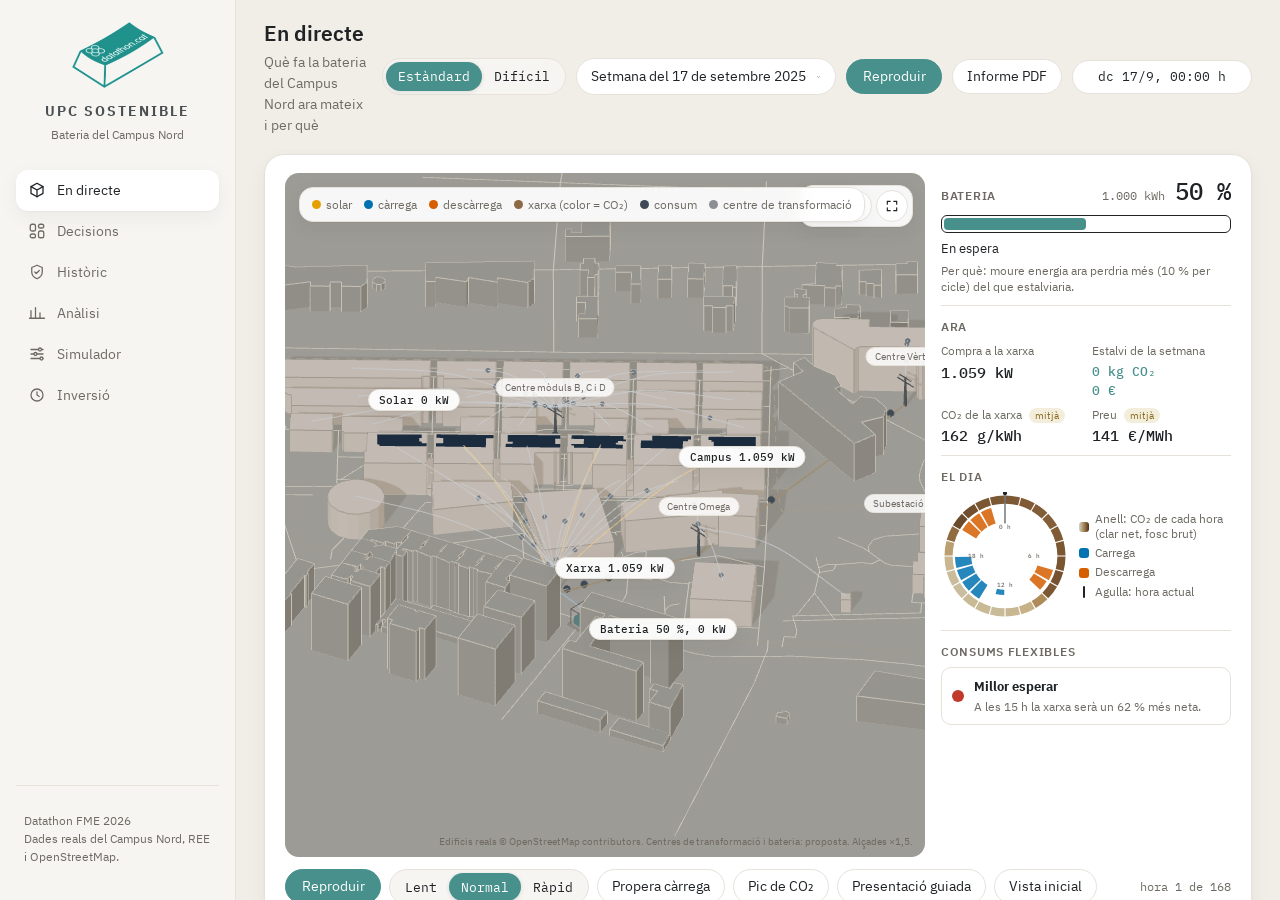
<file: dashboard/index.html>
<!doctype html>
<html lang="ca">
<head>
<meta charset="utf-8">
<meta name="viewport" content="width=device-width, initial-scale=1">
<meta name="color-scheme" content="light only">
<title>Bateria del Campus Nord | UPC Sostenible</title>
<link rel="icon" type="image/png" href="static/logo-datathon.png">
<link rel="stylesheet" href="css/style.css">
<script type="importmap">
  { "imports": { "three": "./vendor/three.module.min.js",
                 "three/addons/controls/OrbitControls.js": "./vendor/OrbitControls.js" } }
</script>
<script src="vendor/d3.min.js"></script>
<script src="data/data.js"></script>
<script src="data/campus.js"></script>
<script src="js/mode.js"></script>
</head>
<body>
<div class="app">

  <aside class="side">
    <div class="logo">
      <img src="static/logo-datathon.png" alt="datathon.cat">
      <div class="team">UPC SOSTENIBLE</div><div class="team-sub">Bateria del Campus Nord</div>
    </div>
    <nav class="nav">
      <button data-view="live" class="on"><svg width="18" height="18" viewBox="0 0 24 24" fill="none" stroke="currentColor" stroke-width="1.7" stroke-linecap="round" stroke-linejoin="round"><path d="M12 3l8 4.5v9L12 21l-8-4.5v-9z"/><path d="M12 12l8-4.5M12 12v9M12 12L4 7.5"/></svg><span>En directe</span></button>
      <button data-view="overview"><svg width="18" height="18" viewBox="0 0 24 24" fill="none" stroke="currentColor" stroke-width="1.7" stroke-linecap="round"><rect x="3" y="3" width="7" height="9" rx="2.5"/><rect x="14" y="3" width="7" height="5" rx="2.5"/><rect x="14" y="12" width="7" height="9" rx="2.5"/><rect x="3" y="16" width="7" height="5" rx="2.5"/></svg><span>Decisions</span></button>
      <button data-view="trust"><svg width="18" height="18" viewBox="0 0 24 24" fill="none" stroke="currentColor" stroke-width="1.7" stroke-linecap="round" stroke-linejoin="round"><path d="M12 3l7 3v6c0 4.5-3 7.5-7 9-4-1.5-7-4.5-7-9V6z"/><path d="M9 12l2 2 4-4"/></svg><span>Històric</span></button>
      <button data-view="strategy"><svg width="18" height="18" viewBox="0 0 24 24" fill="none" stroke="currentColor" stroke-width="1.7" stroke-linecap="round"><path d="M4 19V9M10 19V5M16 19v-7M22 19H2"/></svg><span>Anàlisi</span></button>
      <button data-view="planner"><svg width="18" height="18" viewBox="0 0 24 24" fill="none" stroke="currentColor" stroke-width="1.7" stroke-linecap="round"><path d="M4 6h10M18 6h2M4 12h4M12 12h8M4 18h12M20 18h0"/><circle cx="16" cy="6" r="2"/><circle cx="10" cy="12" r="2"/><circle cx="18" cy="18" r="2"/></svg><span>Simulador</span></button>
      <button data-view="sizing"><svg width="18" height="18" viewBox="0 0 24 24" fill="none" stroke="currentColor" stroke-width="1.7" stroke-linecap="round"><circle cx="12" cy="12" r="8"/><path d="M12 8v4l3 2"/></svg><span>Inversió</span></button>
    </nav>
    <div class="foot">
      <p>Datathon FME 2026<br>Dades reals del Campus Nord, REE i OpenStreetMap.</p>
    </div>
  </aside>

  <div class="main">
    <header class="topbar">
      <div><h1 id="title">Campus en directe</h1><p id="subtitle"></p></div>
      <div class="right">
        <div class="seg modesw" id="modesw" role="group" aria-label="Mode del repte">
          <button data-challenge="estandard" title="Bateria de 2.000 kWh i ±500 kW, 24 h de mercat">Estàndard</button>
          <button data-challenge="dificil" title="Bateria de 6.000 kWh i ±1.500 kW, solar ×12, 3 h de mercat">Difícil</button>
        </div>
        <div class="wkpick" id="wkpick">
          <select id="week" aria-hidden="true" tabindex="-1"></select>
          <button class="wk-btn" aria-haspopup="listbox" aria-expanded="false" aria-label="Setmana que es mostra"><span id="wk-label"></span>
            <svg width="12" height="12" viewBox="0 0 24 24" fill="none" stroke="currentColor" stroke-width="2.5" stroke-linecap="round"><path d="M6 9l6 6 6-6"/></svg></button>
          <ul class="wk-list" role="listbox" hidden></ul>
        </div>
        <button class="primary top-play" data-act="play">Reproduir</button>
        <button data-act="report">Informe PDF</button>
        <span class="chip num" id="chip-time"></span>
      </div>
    </header>

    <div class="views">

      <!-- 1. visio general -->
      <section class="view" id="v-overview">
        <div class="grid" id="kpis"></div>
        <div class="card decisions-card" style="margin-top:16px">
          <div class="head"><div><h2>Decisions</h2>
            <div class="sub">Cada indicador es calcula per a la setmana triada a dalt; el gràfic petit compara les 11 setmanes (la triada, en verd)</div></div></div>
          <div class="dgrid" id="decisions"></div>
        </div>
      </section>

      <!-- 2. campus en directe -->
      <section class="view on" id="v-live">
        <div class="card live-card">
          <div class="live-row">
          <div class="stage" id="stage-big">
            <div class="overlay hud-live">
              <div class="hud-top">
                <span class="hud-week"><button data-act="wk-prev" aria-label="Setmana anterior">‹</button><span class="num" data-wklabel>-</span><button data-act="wk-next" aria-label="Setmana següent">›</button></span>
                <span class="num hud-clock" data-clock>-</span>
                <button class="icon-btn" data-act="restart" aria-label="Tornar a començar la setmana" title="Tornar a començar la setmana"><svg width="12" height="12" viewBox="0 0 24 24" fill="none" stroke="currentColor" stroke-width="2" stroke-linecap="round" stroke-linejoin="round"><path d="M3 12a9 9 0 1 0 3-6.7"/><path d="M3 3v6h6"/></svg></button>
                <button class="primary" data-act="play">Reproduir</button>
                <span class="seg"><button data-speed="0.4">Lent</button><button data-speed="1.2" class="on">Normal</button><button data-speed="4">Ràpid</button></span>
                <button class="icon-btn" data-act="hud-min" aria-label="Amagar les xifres" title="Amagar o mostrar les xifres">–</button>
              </div>
              <div class="hud-scrub"><input type="range" data-scrub min="0" max="167" value="0" aria-label="Hora de la setmana"><span class="num" data-scrub-label></span></div>
              <div class="hud-grid">
                <div><span>Bateria</span><b class="num" data-soc>-</b><em data-mode></em></div>
                <div><span>Compra a la xarxa</span><b class="num" data-grid>-</b></div>
                <div><span>CO₂ de la xarxa</span><b class="num" data-co2>-</b></div>
                <div><span>Preu</span><b class="num" data-price>-</b></div>
                <div><span>Estalviat la setmana</span><b class="num good" data-saved>-</b></div>
              </div>
              <div class="hud-why" data-why>-</div>
            </div>
            <div class="overlay maptools">
              <button data-act="zoom-in" aria-label="Apropar">+</button><button data-act="zoom-out" aria-label="Allunyar">−</button>
              <button data-act="full" aria-label="Pantalla completa"><svg width="14" height="14" viewBox="0 0 24 24" fill="none" stroke="currentColor" stroke-width="2" stroke-linecap="round"><path d="M4 9V4h5M20 9V4h-5M4 15v5h5M20 15v5h-5"/></svg></button>
            </div>
            <div class="overlay legend3d"><span><i style="background:var(--dt-solar)"></i>solar</span><span><i style="background:var(--dt-charge)"></i>càrrega</span>
              <span><i style="background:var(--dt-discharge)"></i>descàrrega</span><span><i style="background:#8C6A45"></i>xarxa (color = CO₂)</span><span><i style="background:#3E4A56"></i>consum</span><span><i style="background:#8B8F93"></i>centre de transformació</span></div>
            <div class="overlay caption" id="caption"></div>
          </div>
          <aside class="now" aria-live="polite">
            <section class="now-sec batt" id="batt">
              <div class="sec-h"><h3>Bateria</h3><span class="batt-right"><span class="num batt-kwh"></span><b class="num" data-soc>-</b></span></div>
              <div class="batt-body"><div class="batt-fill"></div></div>
              <div class="batt-line"><span class="batt-state"></span></div>
              <p class="batt-why" id="batt-why"></p>
            </section>
            <section class="now-sec">
              <div class="sec-h"><h3>Ara</h3></div>
              <div class="now-stats">
                <div><span>Compra a la xarxa</span><b class="num" data-grid>-</b></div>
                <div><span>Estalvi de la setmana</span><b class="num good" data-saved>-</b></div>
                <div><span>CO₂ de la xarxa <em class="lvl" id="lvl-co2"></em></span><b class="num" data-co2>-</b></div>
                <div><span>Preu <em class="lvl" id="lvl-price"></em></span><b class="num" data-price>-</b></div>
              </div>
            </section>
            <section class="now-sec">
              <div class="sec-h"><h3>El dia</h3></div>
              <div class="day-row">
                <svg class="clock24" id="clock24" viewBox="0 0 220 220" role="img" aria-label="El dia en un rellotge: CO₂ de la xarxa a fora i què fa la bateria a dins"></svg>
                <ul class="clock-key">
                  <li><i class="k-co2"></i>Anell: CO₂ de cada hora (clar net, fosc brut)</li>
                  <li><i style="background:var(--dt-charge)"></i>Carrega</li>
                  <li><i style="background:var(--dt-discharge)"></i>Descarrega</li>
                  <li><i class="k-hand"></i>Agulla: hora actual</li>
                </ul>
              </div>
            </section>
            <section class="now-sec">
              <div class="sec-h"><h3>Consums flexibles</h3></div>
              <div class="signal" id="signal"><i></i><div><b></b><p></p></div></div>
            </section>
          </aside>
          </div>
          <div class="player" data-player></div>
          <svg class="strip" id="strip"></svg>
          <div class="legend"><span>CO₂ de la xarxa: net<svg class="ramp" id="ramp"></svg>brut</span>
            <span><i style="background:var(--dt-charge)"></i>càrrega</span><span><i style="background:var(--dt-discharge)"></i>descàrrega</span>
            <span>Clic a la bateria, la xarxa, les plaques o un edifici per veure'n les dades a sota. Clic o arrossega la franja per moure't. Espai per reproduir, + i − o la roda per fer zoom on hi ha el ratolí, botó dret per desplaçar, 0 per a la vista inicial, P per a la presentació guiada</span></div>
        </div>
        <div class="card" style="margin-top:16px">
          <div class="head"><div><h2 id="live-title">Compra a la xarxa i CO₂</h2>
            <div class="sub">Les últimes 48 hores i el pla de les 24 següents, al ritme de la reproducció. Cliqueu un element del 3D per canviar què es mostra.</div></div>
            <button data-act="open-explorer">Analitzar a l'històric</button></div>
          <div class="legend live-legend" id="live-legend"></div>
          <div class="chart" id="live-chart"></div>
        </div>
              <div class="grid" style="margin-top:16px">
          <div class="card s8">
            <div class="head"><div><h2>Pla de les properes 24 hores</h2>
              <div class="sub">Què farà la bateria a partir d'ara (barres), amb el CO₂ de la xarxa (franja de dalt), el preu (línia), com de segura és cada decisió i com es carrega (a baix)</div></div>
              <button data-act="csv">Descarregar CSV</button></div>
            <div class="plan-sum" id="plan-sum"></div>
            <div class="chart" id="c-plan"></div><div class="stats" id="plan-take"></div>
          </div>
          <div class="card s4">
            <h2>Avisos de la setmana</h2><div class="sub">Clica un avís per anar a aquella hora</div>
            <div class="events" id="events"></div>
          </div>
        </div>
      </section>

      <!-- 3. estrategia -->
      <section class="view" id="v-strategy">
        <div class="grid">
          <div class="card s5"><h2>CO₂ evitat per estratègia</h2><div class="sub">Tones de CO₂ i euros estalviats per any amb cada manera de controlar la bateria</div><div class="chart" id="c-strategy"></div></div>
          <div class="card s7"><h2>Què fa a cada hora del dia</h2><div class="sub">Bateria, CO₂ i preu amb el mateix eix horari</div><div class="chart" id="c-profile"></div></div>
          <div class="card s12"><div class="head"><div><h2>Per què no n'hi ha prou amb un horari fix</h2>
            <div class="sub">CO₂ de la xarxa (g/kWh) a cada hora del dia en diagrames de caixa de Tukey, amb els 77 dies de validació. La caixa conté
            la meitat central dels dies, la línia és la mediana i els punts són dies atípics. Si les osques de dues hores no se solapen, les seves medianes són diferents de debò. Color: <span style="color:#0072B2">la bateria carrega</span>,
            <span style="color:#D55E00">descarrega</span> o gris si gairebé no fa res.</div></div></div>
            <div class="chart" id="c-box"></div><div class="stats" id="box-take"></div></div>
          <div class="card s6"><h2>Quan compensa més la bateria</h2>
            <div class="sub">Cada punt és un dia: diferència entre l'hora més bruta i la més neta de la xarxa, i CO₂ evitat.
            La recta és la recta resistent de Tukey (medianes de tres grups), que no es deixa enganyar pels dies extrems.</div>
            <div class="chart" id="c-scatter"></div><div class="stats" id="scatter-take"></div></div>
          <div class="card s6"><h2>Què depèn de l'hora i què del dia</h2>
            <div class="sub">Polit de medianes de Tukey sobre la taula dia × hora del CO₂ de la xarxa (77 dies): separa l'efecte
            de l'hora (a dalt) del nivell de cada dia (a baix), en g/kWh respecte del nivell típic.</div>
            <div class="chart" id="c-polish"></div><div class="stats" id="polish-take"></div></div>
          <div class="card s12"><h2>Cada hora de cada dia de validació</h2><div class="sub">Blau és càrrega i vermelló descàrrega. El patró es repeteix tot l'any</div><div class="chart" id="c-heat"></div></div>
        </div>
      </section>

      <!-- planificador -->
      <section class="view" id="v-planner">
        <div class="grid">
          <div class="card s4">
            <div class="head"><div><h2>Escenari</h2><div class="sub">Canvia les condicions de les properes 24 hores</div></div>
              <button id="pl-reset">Restablir</button></div>
            <div class="ctrl"><div class="l">Preu de l'electricitat: <b class="num" id="pl-price-v"></b></div><input type="range" id="pl-price" min="-50" max="50" step="5"></div>
            <div class="ctrl"><div class="l">CO₂ de la xarxa: <b class="num" id="pl-co2-v"></b></div><input type="range" id="pl-co2" min="-50" max="50" step="5"></div>
            <div class="ctrl"><div class="l">Reserva mínima per a emergències: <b class="num" id="pl-reserve-v"></b></div><input type="range" id="pl-reserve" min="0" max="60" step="5"></div>
            <div class="ctrl"><div class="l">Potència màxima de l'inversor: <b class="num" id="pl-power-v"></b></div><input type="range" id="pl-power" min="100" max="500" step="50"></div>
            <div class="ctrl"><div class="l">Prioritat: <b class="num" id="pl-weight-v"></b></div><input type="range" id="pl-weight" min="0" max="100" step="10"></div>
            <p class="note">El pla es recalcula al moment amb programació dinàmica (nivells de <span id="pl-step">10</span> kWh), des de l'hora triada al panell de dalt.</p>
          </div>
          <div class="card s8">
            <h2>Pla de l'escenari comparat amb el pla actual</h2>
            <div class="sub">Barres plenes: pla amb l'escenari. Contorn discontinu: pla actual de la bateria. A sota, la càrrega (verd: escenari, gris: actual).</div>
            <div class="plan-sum" id="pl-kpis"></div>
            <div class="chart" id="c-planner"></div>
          </div>
        </div>
      </section>

      <!-- 4. mida -->
      <section class="view" id="v-sizing">
        <div class="grid">
          <div class="card s4">
            <h2>Configuració</h2><div class="sub">Tria i mira com canvia tot</div>
            <div class="ctrl"><div class="l">Capacitat (kWh)</div><div class="seg" id="b-cap"></div></div>
            <div class="ctrl"><div class="l">Potència de l'inversor (kW)</div><div class="seg" id="b-pow"></div></div>
            <div class="ctrl"><div class="l">Cost instal·lat: <b class="num" id="cost-v"></b> €/kWh (hipòtesi)</div>
              <input type="range" id="cost" min="150" max="600" step="25" value="350"></div>
            <div class="rows" id="size-kpis"></div>
          </div>
          <div class="card s8"><h2>Més capacitat ajuda fins a unes 4 hores de potència</h2><div class="sub">CO₂ evitat per any segons la capacitat; cada línia és una potència</div><div class="chart" id="c-size"></div></div>
          <div class="card s12"><h2>Inversió i retorn</h2><div class="sub">Amb la potència triada, vida útil suposada de 15 anys</div><table class="t" id="t-size"></table></div>
        </div>
      </section>

      <!-- 5. fiabilitat -->
      <section class="view" id="v-trust">
        <div class="grid">
          <div class="card s12" id="explorer">
            <div class="head"><div><h2>Explorador de dades</h2>
              <div class="sub">La simulació de la bateria (11 setmanes) o les dades amb què s'ha fet el model (tot l'any). Trieu què voleu veure, arrossegueu a la franja de baix per triar el període; a la simulació, un clic us porta a aquella hora al 3D.</div></div>
              <div class="ex-tools"><span class="seg"><button data-ds="sim" class="on">Simulació</button><button data-ds="train">Dades d'entrenament</button></span><span class="seg"><button data-res="d" class="on">Per dies</button><button data-res="h">Per hores</button></span>
                <button data-ex-reset>Tot el període</button></div></div>
            <div class="ex-series" id="ex-series"></div>
            <div class="chart" id="ex-chart"></div>
            <div class="stats" id="ex-stats"></div>
          </div>
          <div class="card s12"><div class="head"><div><h2>Setmana a setmana</h2>
            <div class="sub">Les 11 setmanes de validació simulades seguides, com el simulador oficial (la bateria passa la càrrega d'una setmana a la següent). "De l'òptim": part del màxim que es podria estalviar coneixent el futur. Clica una setmana per obrir-la al 3D.</div></div>
            <button data-act="csv-weeks">Descarregar CSV</button></div>
            <table class="t perf" id="t-weeks"></table><div class="stats" id="weeks-take"></div></div>
  <div class="card s12">
            <div class="head"><div><h2>Què guanya el campus amb la bateria</h2>
              <div class="sub">Quant més o menys compra el campus a la xarxa cada hora per tenir la bateria (setmana triada). Color: CO₂ de la xarxa aquella hora, clar net i fosc brut. A sota, el CO₂ evitat acumulat</div></div></div>
            <div class="chart" id="c-counter"></div><div class="stats" id="counter-take"></div>
          </div>
          <div class="card s12">
            <h2>Calendari d'estalvi</h2><div class="sub">CO₂ evitat cada dia de les 11 setmanes de validació (més fosc, més estalvi). Clica un dia per veure'l al campus en 3D.</div>
            <div class="chart" id="c-calendar"></div>
          </div>
          <div class="card s6"><h2>Si les previsions fallen</h2><div class="sub">Part de l'estalvi (CO₂ i factura) que es conserva si les previsions de preu i CO₂ tenen error</div><div class="chart" id="c-robust"></div></div>
          <div class="card s6"><h2>Historial de rendiment</h2>
            <div class="sub">Cada cop que s'actualitza el control o les dades s'hi afegeix una línia, per seguir si el sistema millora o empitjora amb el temps.</div>
            <div class="tscroll"><table class="t" id="t-history"></table></div>
            <p class="note">Per afegir-ne una: <code>python scripts/build_dashboard_data.py</code></p></div>
          <div class="card s12"><h2>Supòsits i qualitat de les dades</h2>
            <ul class="list">
              <li><b>Previsions.</b> El preu i el CO₂ de les properes 24 h es coneixen, com al repte. El consum i la solar futurs no.</li>
              <li><b>Anualització.</b> Les xifres per any multipliquen les 11 setmanes de validació per 8.760 / 1.848 hores.</li>
              <li><b>Bateria.</b> 90 % de rendiment i sense degradació, com el simulador oficial.</li>
              <li><b>Ubicació.</b> Els edificis i les plaques solars són reals. La bateria, l'escomesa i els centres de transformació són una proposta, perquè la seva posició real no és pública.</li>
              <li id="meter-note"><b>Comptador.</b> De les 22 h a les 6 h el comptador del campus repeteix el mateix valor cada 5 minuts:
                el consum real de nit no queda registrat. Les xifres de nit fan servir aquest valor.</li>
              <li><b>Inversió.</b> El cost per kWh és una hipòtesi editable; no inclou manteniment ni subvencions.</li>
            </ul></div>
        </div>
      </section>
    </div>
  </div>
</div>
<div id="tip"></div>
<script src="js/charts.js"></script>
<script src="js/planner.js"></script>
<script src="js/explorer.js"></script>
<script src="js/report.js"></script>
<script type="module" src="js/main.js"></script>
</body>
</html>
</file>
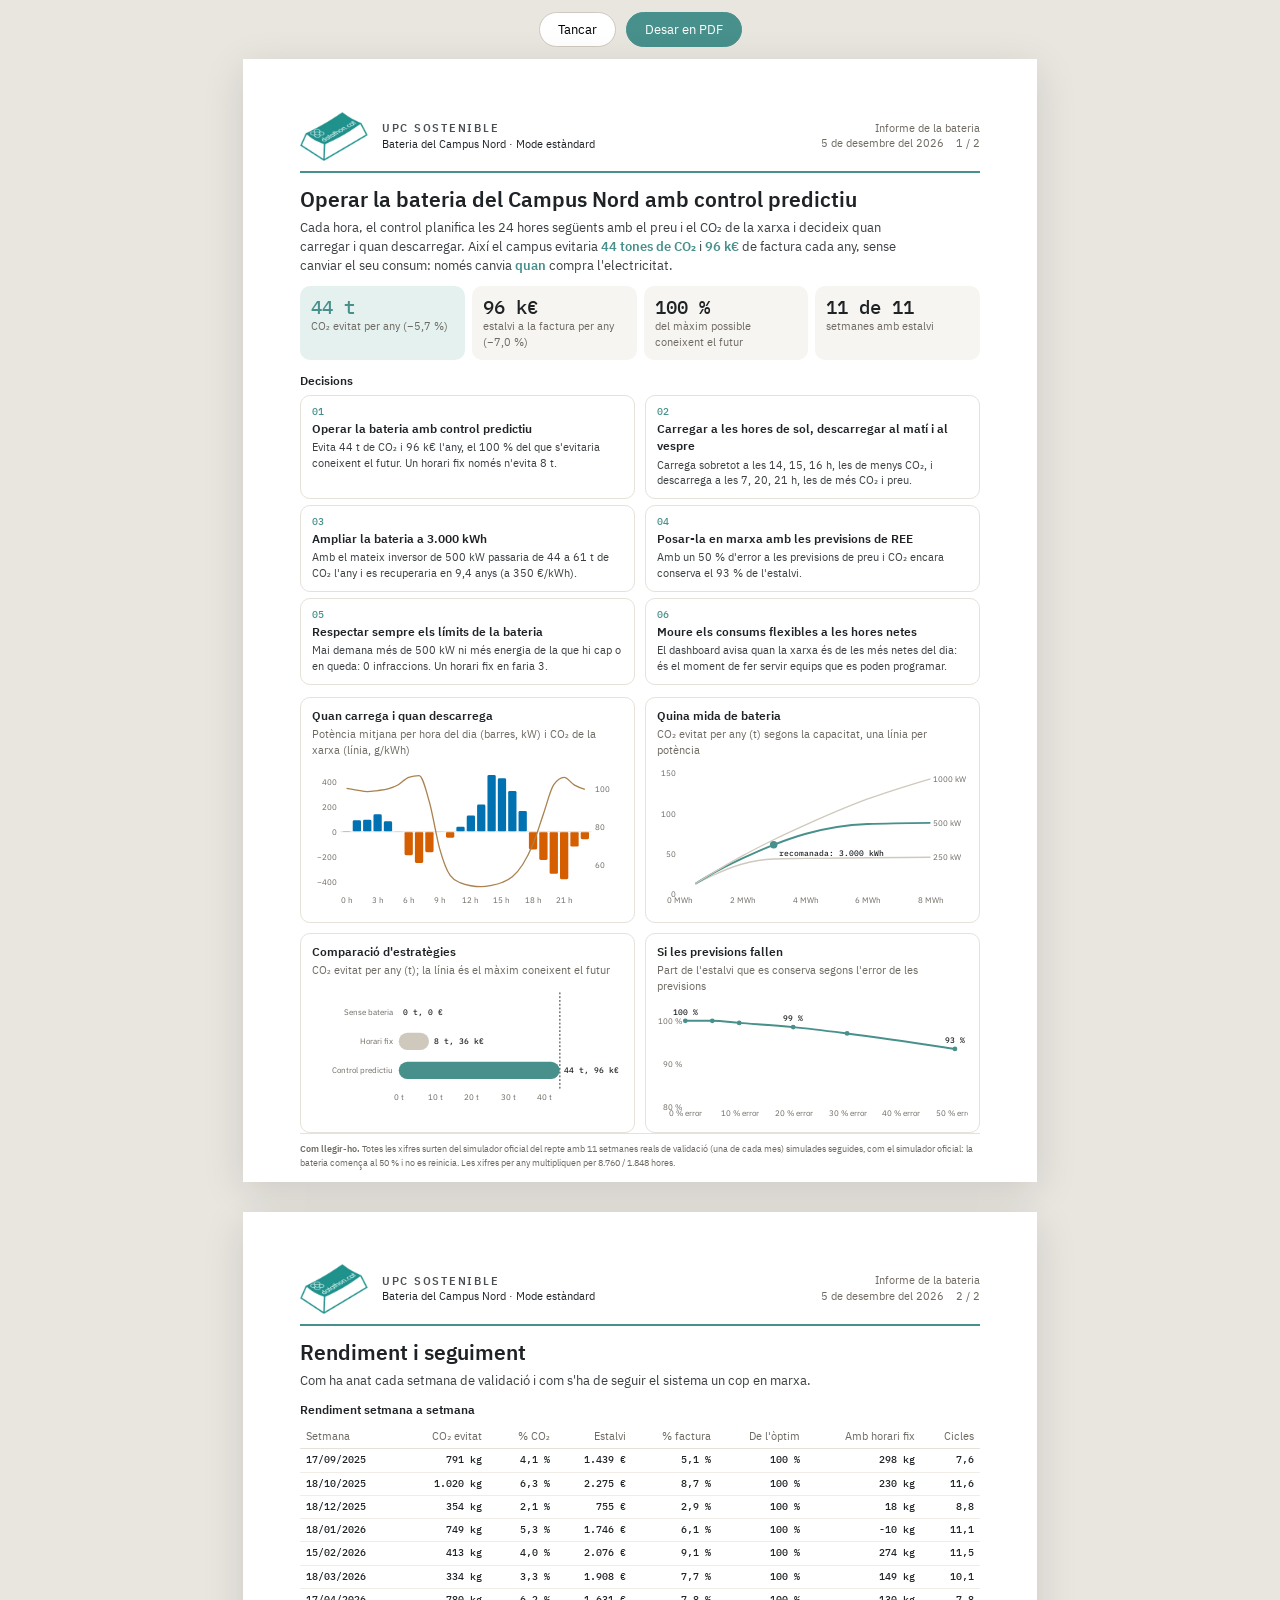
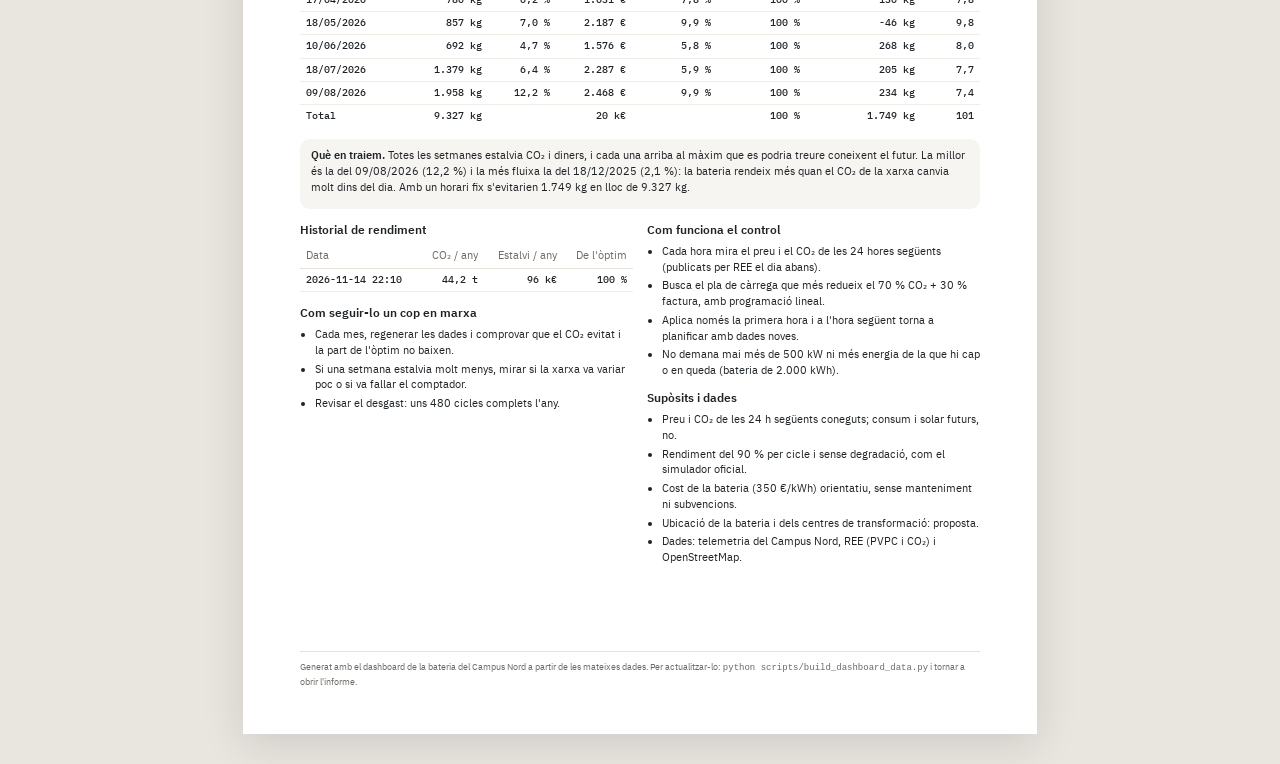
<file: dashboard/report.html>
<!doctype html>
<html lang="ca">
<head>
<meta charset="utf-8">
<meta name="color-scheme" content="light only">
<title>Informe | Bateria del Campus Nord</title>
<link rel="icon" type="image/png" href="static/logo-datathon.png">
<style>
  @font-face { font-family: "Plex Sans"; src: url(fonts/IBMPlexSans-Regular.woff2) format("woff2"); font-weight: 400; }
  @font-face { font-family: "Plex Sans"; src: url(fonts/IBMPlexSans-SemiBold.woff2) format("woff2"); font-weight: 600; }
  @font-face { font-family: "Plex Mono"; src: url(fonts/IBMPlexMono-Medium.woff2) format("woff2"); font-weight: 500; }
  :root { --dt-ink: #1F2326; --dt-muted: #6E6A63; --dt-line: #E6E2DA; --dt-soft: #F7F5F1; --dt-accent: #47908B; --dt-accent-soft: #E4F1EF;
          --dt-charge: #0072B2; --dt-discharge: #D55E00; --dt-co2: #A9824F; }
  * { box-sizing: border-box; }
  body { margin: 0; background: #E9E6E0; font: 10.5px/1.5 "Plex Sans", system-ui, sans-serif; color: var(--dt-ink); }
  .bar { position: sticky; top: 0; display: flex; gap: 10px; justify-content: center; padding: 12px; background: #E9E6E0; }
  .bar button { font: 13px "Plex Sans", sans-serif; border-radius: 999px; padding: 8px 18px; border: 1px solid #CFC9BD; background: #fff; cursor: pointer; }
  .bar button.primary { background: var(--dt-accent); color: #fff; border-color: var(--dt-accent); }
  .sheet { width: 210mm; height: 297mm; margin: 0 auto 30px; page-break-after: always; background: #fff; padding: 14mm 15mm 12mm; position: relative;
           box-shadow: 0 10px 40px rgba(0,0,0,.12); overflow: hidden; display: flex; flex-direction: column; }
  header { display: flex; align-items: center; gap: 14px; padding-bottom: 10px; border-bottom: 2px solid var(--dt-accent); }
  header img { width: 68px; }
  header .team { font-weight: 600; letter-spacing: .16em; color: #4A4F54; font-size: 11px; }
  header .meta { margin-left: auto; text-align: right; color: var(--dt-muted); }
  h1 { font-size: 21px; line-height: 1.2; margin: 14px 0 6px; font-weight: 600; }
  .lead { font-size: 12.5px; color: #3B3F42; margin: 0 0 12px; max-width: 165mm; }
  .lead b { color: var(--dt-accent); }
  .kpis { display: grid; grid-template-columns: repeat(4, 1fr); gap: 7px; margin-bottom: 12px; }
  .kpi { background: var(--dt-soft); border-radius: 10px; padding: 9px 11px; color: var(--dt-muted); }
  .kpi b { display: block; font: 500 19px "Plex Mono", monospace; color: var(--dt-ink); }
  .kpi.main { background: var(--dt-accent-soft); } .kpi.main b { color: var(--dt-accent); }
  h2 { font-size: 11.5px; margin: 0 0 6px; text-transform: none; }
  .recs { display: grid; grid-template-columns: 1fr 1fr; gap: 6px 10px; margin-bottom: 12px; }
  .rec { border: 1px solid var(--dt-line); border-radius: 10px; padding: 9px 11px; }
  .rec .n { font: 500 10px "Plex Mono", monospace; color: var(--dt-accent); }
  .rec b { display: block; font-size: 11.5px; margin: 2px 0 3px; }
  .rec p { margin: 0; color: #3B3F42; }
  .charts { display: grid; grid-template-columns: 1fr 1fr; gap: 10px; }
  .chart { border: 1px solid var(--dt-line); border-radius: 10px; padding: 9px 11px 6px; }
  .chart .s { color: var(--dt-muted); margin: -3px 0 4px; }
  .chart text { font: 8.5px "Plex Sans", sans-serif; fill: var(--dt-muted); }
  .chart .lab { fill: var(--dt-ink); font-family: "Plex Mono", monospace; }
  .foot { margin-top: auto; padding-top: 8px; border-top: 1px solid var(--dt-line); color: var(--dt-muted); font-size: 9px; display: flex; gap: 12px; }
  .foot p { margin: 0; flex: 1; }
  table { width: 100%; border-collapse: collapse; margin-bottom: 12px; }
  th { text-align: right; font-weight: 400; color: var(--dt-muted); padding: 4px 6px; border-bottom: 1px solid var(--dt-line); }
  td { text-align: right; padding: 4px 6px; border-bottom: 1px solid #F0EDE7; font-family: "Plex Mono", monospace; font-size: 9.5px; }
  th:first-child, td:first-child { text-align: left; }
  tfoot td { font-weight: 500; border-top: 1px solid var(--dt-line); border-bottom: 0; }
  .cols { display: grid; grid-template-columns: 1fr 1fr; gap: 14px; }
  .box { background: var(--dt-soft); border-radius: 10px; padding: 9px 11px; margin-bottom: 12px; }
  .box p { margin: 0 0 4px; } ul { margin: 0; padding-left: 15px; } li { margin-bottom: 3px; }
  .page { margin-left: 12px; white-space: nowrap; }
  @page { size: A4; margin: 0; }
  @media print { body { background: #fff; } .bar { display: none; } .sheet { margin: 0; box-shadow: none; } }
</style>
<script src="vendor/d3.min.js"></script>
<script src="data/data.js"></script>
<script src="js/mode.js"></script>
</head>
<body>
<div class="bar"><button onclick="window.close()">Tancar</button><button class="primary" onclick="window.print()">Desar en PDF</button></div>
<div class="sheet" id="p1"></div>
<div class="sheet" id="p2"></div>
<script>
  // l'informe es genera amb les mateixes dades i càlculs que el dashboard
  const D = window.DATA, yr = D.yearly, st = D.strategies, rob = D.robustness, W = D.weekly, P = D.profile, M = window.MODE;
  const f = (x, d = 0) => x.toLocaleString("ca-ES", { minimumFractionDigits: d, maximumFractionDigits: d });
  const eur = x => (Math.abs(x) >= 10000 ? f(x / 1000) + " k€" : f(x) + " €");
  const tons = s => s.co2_pct / yr.co2_pct * yr.co2_t_year;
  const sz = D.sizing.filter(s => s.power_kw === M.power_kw).map(s => ({ ...s, payback: s.capacity_kwh * 350 / s.eur_year }));
  const cur = sz.find(s => s.capacity_kwh === M.cap_kwh), fast = sz.filter(s => s.payback < 10);
  const best = (fast.length ? fast : [cur]).reduce((a, b) => (b.co2_t_year > a.co2_t_year ? b : a));
  const known = M.market_hours >= 24 ? "les 24 hores següents (publicats per REE el dia abans)" : `les ${M.market_hours} hores següents i preveu la resta del dia amb models entrenats amb el train`;
  const chargeH = [...P].sort((a, b) => b.battery_kw - a.battery_kw).slice(0, 3).map(x => x.hour).sort((a, b) => a - b);
  const dischargeH = [...P].sort((a, b) => a.battery_kw - b.battery_kw).slice(0, 3).map(x => x.hour).sort((a, b) => a - b);
  const keep = 100 * rob[rob.length - 1].score / rob[0].score;
  const today = new Date().toLocaleDateString("ca-ES", { day: "numeric", month: "long", year: "numeric" });
  const header = n => `<header><img src="static/logo-datathon.png" alt=""><div><div class="team">UPC SOSTENIBLE</div><div>Bateria del Campus Nord · ${M.label}</div></div>
      <div class="meta">Informe de la bateria<br>${today}<span class="page">${n} / 2</span></div></header>`;
  const decisions = [
    ["Operar la bateria amb control predictiu", `Evita ${f(tons(st[2]))} t de CO₂ i ${eur(yr.eur_year)} l'any, el ${f(100 * st[2].co2_pct / st[3].co2_pct)} % del que s'evitaria coneixent el futur. Un horari fix només n'evita ${f(tons(st[1]))} t.`],
    ["Carregar a les hores de sol, descarregar al matí i al vespre", `Carrega sobretot a les ${chargeH.join(", ")} h, les de menys CO₂, i descarrega a les ${dischargeH.join(", ")} h, les de més CO₂ i preu.`],
    [`Ampliar la bateria a ${f(best.capacity_kwh)} kWh`, `Amb el mateix inversor de ${f(M.power_kw)} kW passaria de ${f(cur.co2_t_year)} a ${f(best.co2_t_year)} t de CO₂ l'any i es recuperaria en ${f(best.payback, 1)} anys (a 350 €/kWh).`],
    ["Posar-la en marxa amb les previsions de REE", `Amb un 50 % d'error a les previsions de preu i CO₂ encara conserva el ${f(keep)} % de l'estalvi.`],
    ["Respectar sempre els límits de la bateria", `Mai demana més de ${f(M.power_kw)} kW ni més energia de la que hi cap o en queda: ${f(yr.violations)} infraccions. Un horari fix en faria ${f(st[1].violations)}.`],
    ["Moure els consums flexibles a les hores netes", `El dashboard avisa quan la xarxa és de les més netes del dia: és el moment de fer servir equips que es poden programar.`],
  ];

  document.getElementById("p1").innerHTML = header(1) + `
    <h1>Operar la bateria del Campus Nord amb control predictiu</h1>
    <p class="lead">Cada hora, el control planifica les 24 hores següents amb el preu i el CO₂ de la xarxa i decideix quan carregar i
      quan descarregar. Així el campus evitaria <b>${f(yr.co2_t_year)} tones de CO₂</b> i <b>${eur(yr.eur_year)}</b> de factura cada any,
      sense canviar el seu consum: només canvia <b>quan</b> compra l'electricitat.</p>
    <div class="kpis">
      <div class="kpi main"><b>${f(yr.co2_t_year)} t</b>CO₂ evitat per any (−${f(yr.co2_pct, 1)} %)</div>
      <div class="kpi"><b>${eur(yr.eur_year)}</b>estalvi a la factura per any (−${f(yr.cost_pct, 1)} %)</div>
      <div class="kpi"><b>${f(Math.min(100, d3.mean(W, w => w.of_best_pct)))} %</b>del màxim possible coneixent el futur</div>
      <div class="kpi"><b>${f(W.length)} de ${f(W.length)}</b>setmanes amb estalvi</div>
    </div>
    <h2>Decisions</h2>
    <div class="recs">${decisions.map((d, i) => `<div class="rec"><div class="n">${String(i + 1).padStart(2, "0")}</div><b>${d[0]}</b><p>${d[1]}</p></div>`).join("")}</div>
    <div class="charts">
      <div class="chart"><h2>Quan carrega i quan descarrega</h2><div class="s">Potència mitjana per hora del dia (barres, kW) i CO₂ de la xarxa (línia, g/kWh)</div><div id="c1"></div></div>
      <div class="chart"><h2>Quina mida de bateria</h2><div class="s">CO₂ evitat per any (t) segons la capacitat, una línia per potència</div><div id="c2"></div></div>
      <div class="chart"><h2>Comparació d'estratègies</h2><div class="s">CO₂ evitat per any (t); la línia és el màxim coneixent el futur</div><div id="c3"></div></div>
      <div class="chart"><h2>Si les previsions fallen</h2><div class="s">Part de l'estalvi que es conserva segons l'error de les previsions</div><div id="c4"></div></div>
    </div>
    <div class="foot"><p><b>Com llegir-ho.</b> Totes les xifres surten del simulador oficial del repte amb 11 setmanes reals de validació
      (una de cada mes) simulades seguides, com el simulador oficial: la bateria comença al 50 % i no es reinicia. Les xifres per any multipliquen per 8.760 / 1.848 hores.</p></div>`;

  const tot = { co2: d3.sum(W, w => w.co2_kg), eur: d3.sum(W, w => w.eur), rules: d3.sum(W, w => w.rules_co2_kg) };
  const worst = d3.least(W, w => w.co2_pct), bestW = d3.greatest(W, w => w.co2_pct);
  const hist = (D.history || []).slice().reverse();
  document.getElementById("p2").innerHTML = header(2) + `
    <h1>Rendiment i seguiment</h1>
    <p class="lead">Com ha anat cada setmana de validació i com s'ha de seguir el sistema un cop en marxa.</p>
    <h2>Rendiment setmana a setmana</h2>
    <table><thead><tr><th>Setmana</th><th>CO₂ evitat</th><th>% CO₂</th><th>Estalvi</th><th>% factura</th><th>De l'òptim</th><th>Amb horari fix</th><th>Cicles</th></tr></thead>
      <tbody>${W.map(w => `<tr><td>${w.label}</td><td>${f(w.co2_kg)} kg</td><td>${f(w.co2_pct, 1)} %</td><td>${eur(w.eur)}</td><td>${f(w.cost_pct, 1)} %</td>
        <td>${f(Math.min(100, w.of_best_pct))} %</td><td>${f(w.rules_co2_kg)} kg</td><td>${f(w.cycles, 1)}</td></tr>`).join("")}</tbody>
      <tfoot><tr><td>Total</td><td>${f(tot.co2)} kg</td><td></td><td>${eur(tot.eur)}</td><td></td><td>${f(Math.min(100, d3.mean(W, w => w.of_best_pct)))} %</td>
        <td>${f(tot.rules)} kg</td><td>${f(d3.sum(W, w => w.cycles), 0)}</td></tr></tfoot></table>
    <div class="box"><p><b>Què en traiem.</b> Totes les setmanes estalvia CO₂ i diners, i cada una arriba al màxim que es podria treure
      coneixent el futur. La millor és la del ${bestW.label} (${f(bestW.co2_pct, 1)} %) i la més fluixa la del ${worst.label} (${f(worst.co2_pct, 1)} %):
      la bateria rendeix més quan el CO₂ de la xarxa canvia molt dins del dia. Amb un horari fix s'evitarien ${f(tot.rules)} kg en lloc de ${f(tot.co2)} kg.</p></div>
    <div class="cols">
      <div><h2>Historial de rendiment</h2>
        <table><thead><tr><th>Data</th><th>CO₂ / any</th><th>Estalvi / any</th><th>De l'òptim</th></tr></thead>
          <tbody>${hist.map(h => `<tr><td>${h.date}</td><td>${f(h.co2_t_year, 1)} t</td><td>${eur(h.eur_year)}</td><td>${f(Math.min(100, h.of_best_pct))} %</td></tr>`).join("")}</tbody></table>
        <h2>Com seguir-lo un cop en marxa</h2>
        <ul><li>Cada mes, regenerar les dades i comprovar que el CO₂ evitat i la part de l'òptim no baixen.</li>
          <li>Si una setmana estalvia molt menys, mirar si la xarxa va variar poc o si va fallar el comptador.</li>
          <li>Revisar el desgast: uns ${f(d3.sum(W, w => w.cycles) * 8760 / yr.hours, 0)} cicles complets l'any.</li></ul></div>
      <div><h2>Com funciona el control</h2>
        <ul><li>Cada hora mira el preu i el CO₂ de ${known}.</li>
          <li>Busca el pla de càrrega que més redueix el 70 % CO₂ + 30 % factura, amb programació lineal.</li>
          <li>Aplica només la primera hora i a l'hora següent torna a planificar amb dades noves.</li>
          <li>No demana mai més de ${f(M.power_kw)} kW ni més energia de la que hi cap o en queda (bateria de ${f(M.cap_kwh)} kWh).</li></ul>
        <h2 style="margin-top:10px">Supòsits i dades</h2>
        <ul><li>${M.market_hours >= 24 ? "Preu i CO₂ de les 24 h següents coneguts" : `Preu i CO₂ només de les ${M.market_hours} h següents; la solar és ${f(M.pv_scale)} vegades l'actual`}; consum i solar futurs, no.</li>
          <li>Rendiment del 90 % per cicle i sense degradació, com el simulador oficial.</li>
          <li>Cost de la bateria (350 €/kWh) orientatiu, sense manteniment ni subvencions.</li>
          <li>Ubicació de la bateria i dels centres de transformació: proposta.</li>
          <li>Dades: telemetria del Campus Nord, REE (PVPC i CO₂) i OpenStreetMap.</li></ul></div>
    </div>
    <div class="foot"><p>Generat amb el dashboard de la bateria del Campus Nord a partir de les mateixes dades. Per actualitzar-lo:
      <code>python scripts/build_dashboard_data.py</code> i tornar a obrir l'informe.</p></div>`;

  const Wd = 330, Hd = 158;
  function svg(id, h = Hd, mg = { t: 8, r: 34, b: 18, l: 30 }) {
    const s = d3.select("#" + id).append("svg").attr("viewBox", `0 0 ${Wd} ${h}`).attr("width", "100%");
    return { g: s.append("g").attr("transform", `translate(${mg.l},${mg.t})`), iw: Wd - mg.l - mg.r, ih: h - mg.t - mg.b };
  }
  const axis = (g, a, tr) => g.append("g").attr("transform", tr || "").call(a.tickSize(0).tickPadding(4)).call(s => s.select(".domain").remove());

  // 1. perfil horari
  { const { g, iw, ih } = svg("c1");
    const x = d3.scaleBand().domain(d3.range(24)).range([0, iw]).padding(0.2);
    const y = d3.scaleLinear().domain([-M.power_kw, M.power_kw]).range([ih, 0]);
    const yc = d3.scaleLinear().domain(d3.extent(P, d => d.co2_g)).nice().range([ih, 0]);
    g.selectAll("rect").data(P).join("rect").attr("x", d => x(d.hour)).attr("width", x.bandwidth()).attr("rx", 1.5)
      .attr("y", d => y(Math.max(0, d.battery_kw))).attr("height", d => Math.abs(y(d.battery_kw) - y(0)))
      .attr("fill", d => (d.battery_kw > 0 ? "#0072B2" : "#D55E00"));
    g.append("line").attr("x1", 0).attr("x2", iw).attr("y1", y(0)).attr("y2", y(0)).attr("stroke", "#E6E2DA");
    g.append("path").datum(P).attr("fill", "none").attr("stroke", "#A9824F").attr("stroke-width", 1.4)
      .attr("d", d3.line().x(d => x(d.hour) + x.bandwidth() / 2).y(d => yc(d.co2_g)).curve(d3.curveMonotoneX));
    axis(g, d3.axisLeft(y).ticks(4));
    axis(g, d3.axisRight(yc).ticks(3), `translate(${iw},0)`);
    axis(g, d3.axisBottom(x).tickValues(d3.range(0, 24, 3)).tickFormat(h => h + " h"), `translate(0,${ih})`); }

  // 2. mida de la bateria
  { const { g, iw, ih } = svg("c2", Hd, { t: 8, r: 40, b: 18, l: 24 }), rows = D.sizing;
    const x = d3.scaleLinear().domain([0, d3.max(rows, d => d.capacity_kwh)]).range([0, iw]);
    const y = d3.scaleLinear().domain([0, d3.max(rows, d => d.co2_t_year) * 1.08]).range([ih, 0]);
    [...new Set(rows.map(d => d.power_kw))].forEach(p => {
      const pr = rows.filter(d => d.power_kw === p), on = p === M.power_kw;
      g.append("path").datum(pr).attr("fill", "none").attr("stroke", on ? "#47908B" : "#CFC9BD").attr("stroke-width", on ? 2 : 1.4)
        .attr("d", d3.line().x(d => x(d.capacity_kwh)).y(d => y(d.co2_t_year)).curve(d3.curveMonotoneX));
      const l = pr[pr.length - 1];
      g.append("text").attr("x", x(l.capacity_kwh) + 3).attr("y", y(l.co2_t_year) + 3).text(p + " kW");
    });
    g.append("circle").attr("cx", x(best.capacity_kwh)).attr("cy", y(best.co2_t_year)).attr("r", 4).attr("fill", "#47908B");
    g.append("text").attr("class", "lab").attr("x", x(best.capacity_kwh) + 6).attr("y", y(best.co2_t_year) + 12)
      .text(`recomanada: ${f(best.capacity_kwh)} kWh`);
    axis(g, d3.axisLeft(y).ticks(4));
    axis(g, d3.axisBottom(x).ticks(4).tickFormat(v => f(v / 1000) + " MWh"), `translate(0,${ih})`); }

  // 3. estratègies, en tones per any
  { const { g, iw, ih } = svg("c3", 130, { t: 10, r: 50, b: 16, l: 92 }), rows = st.slice(0, 3);
    const names = { "Sense bateria": "Sense bateria", "Regles per hores": "Horari fix", "MPC + programació lineal": "Control predictiu" };
    const x = d3.scaleLinear().domain([0, tons(st[3]) * 1.1]).range([0, iw]);
    const yb = d3.scaleBand().domain(rows.map(d => d.strategy)).range([0, ih]).padding(0.4);
    g.selectAll("rect").data(rows).join("rect").attr("y", d => yb(d.strategy)).attr("height", yb.bandwidth()).attr("rx", yb.bandwidth() / 2)
      .attr("width", d => x(tons(d))).attr("fill", d => (d.strategy.startsWith("MPC") ? "#47908B" : "#CFC9BD"));
    g.selectAll("text.l").data(rows).join("text").attr("x", -6).attr("y", d => yb(d.strategy) + yb.bandwidth() / 2 + 3).attr("text-anchor", "end").text(d => names[d.strategy]);
    g.selectAll("text.v").data(rows).join("text").attr("class", "lab").attr("x", d => x(tons(d)) + 5).attr("y", d => yb(d.strategy) + yb.bandwidth() / 2 + 3).text(d => `${f(tons(d))} t, ${eur(d.cost_pct / yr.cost_pct * yr.eur_year)}`);
    g.append("line").attr("x1", x(tons(st[3]))).attr("x2", x(tons(st[3]))).attr("y1", 0).attr("y2", ih).attr("stroke", "#1F2326").attr("stroke-dasharray", "2 2");
    axis(g, d3.axisBottom(x).ticks(4).tickFormat(v => v + " t"), `translate(0,${ih})`); }

  // 4. robustesa
  { const { g, iw, ih } = svg("c4", 130, { t: 14, r: 14, b: 16, l: 30 });
    const k = d => 100 * d.score / rob[0].score;
    const x = d3.scaleLinear().domain([0, 50]).range([0, iw]), y = d3.scaleLinear().domain([80, 102]).range([ih, 0]);
    g.append("path").datum(rob).attr("fill", "none").attr("stroke", "#47908B").attr("stroke-width", 2)
      .attr("d", d3.line().x(d => x(d.error_pct)).y(d => y(k(d))).curve(d3.curveMonotoneX));
    g.selectAll("circle").data(rob).join("circle").attr("cx", d => x(d.error_pct)).attr("cy", d => y(k(d))).attr("r", 2.5).attr("fill", "#47908B");
    g.selectAll("text.v").data(rob.filter(d => [0, 20, 50].includes(d.error_pct))).join("text").attr("class", "lab").attr("x", d => x(d.error_pct)).attr("y", d => y(k(d)) - 6).attr("text-anchor", "middle").text(d => f(k(d)) + " %");
    axis(g, d3.axisLeft(y).ticks(3).tickFormat(v => v + " %"));
    axis(g, d3.axisBottom(x).ticks(5).tickFormat(v => v + " % error"), `translate(0,${ih})`); }
</script>
</body>
</html>
</file>
<file: dashboard/css/style.css>
/* Sistema visual: tema clar i càlid, targetes rodones, un sol accent per al nostre agent */
@font-face { font-family: "Plex Sans"; src: url(../fonts/IBMPlexSans-Regular.woff2) format("woff2"); font-weight: 400; }
@font-face { font-family: "Plex Sans"; src: url(../fonts/IBMPlexSans-SemiBold.woff2) format("woff2"); font-weight: 600; }
@font-face { font-family: "Plex Sans"; src: url(../fonts/IBMPlexSans-Bold.woff2) format("woff2"); font-weight: 700; }
@font-face { font-family: "Plex Mono"; src: url(../fonts/IBMPlexMono-Regular.woff2) format("woff2"); font-weight: 400; }
@font-face { font-family: "Plex Mono"; src: url(../fonts/IBMPlexMono-Medium.woff2) format("woff2"); font-weight: 500; }

:root {
  color-scheme: light;   /* que el navegador no apliqui el seu mode fosc automàtic */
  --dt-bg: #F1EEE8;
  --dt-card: #FFFFFF;
  --dt-soft: #F7F5F1;
  --dt-line: #E6E2DA;
  --dt-text: #1F2326;
  --dt-muted: #6E6A63;
  --dt-dim: #8F8A81;
  --dt-accent: #47908B;
  --dt-accent-soft: #E6F2F0;
  --dt-solar: #E69F00;
  --dt-charge: #0072B2;
  --dt-discharge: #D55E00;
  --dt-price: #7A5195;
  --dt-r-lg: 20px;
  --dt-r-md: 14px;
  --dt-r-sm: 10px;
  --dt-shadow: 0 1px 2px rgba(31,35,38,.04), 0 6px 20px rgba(31,35,38,.05);
  --dt-sans: "Plex Sans", system-ui, sans-serif;
  --dt-mono: "Plex Mono", ui-monospace, monospace;
  --dt-ease: cubic-bezier(.23, 1, .32, 1);
}

* { box-sizing: border-box; }
html, body { height: 100%; }
body { margin: 0; background: var(--dt-bg); color: var(--dt-text); font: 14px/1.5 var(--dt-sans); -webkit-font-smoothing: antialiased; }
.num { font-family: var(--dt-mono); font-variant-numeric: tabular-nums; }
button { -webkit-appearance: none; appearance: none; font: inherit; color: var(--dt-text); background: var(--dt-card); border: 1px solid var(--dt-line); border-radius: 999px;
         padding: 6px 14px; cursor: pointer; transition: border-color .15s, background .15s, transform .15s var(--dt-ease); }
button:hover { border-color: var(--dt-dim); }
button:active { transform: scale(.97); }
button.on { background: var(--dt-accent); color: #fff; border-color: var(--dt-accent); }
button.primary { background: var(--dt-accent); color: #fff; border-color: var(--dt-accent); }
select { -webkit-appearance: none; appearance: none; font: inherit; color: var(--dt-text); background: var(--dt-card)
         url("data:image/svg+xml,%3Csvg xmlns='http://www.w3.org/2000/svg' width='12' height='12' viewBox='0 0 24 24' fill='none' stroke='%236E6A63' stroke-width='2.5' stroke-linecap='round'%3E%3Cpath d='M6 9l6 6 6-6'/%3E%3C/svg%3E") no-repeat right 12px center;
         border: 1px solid var(--dt-line); border-radius: 999px; padding: 7px 34px 7px 14px; cursor: pointer; }
button, select, input { -webkit-tap-highlight-color: transparent; }

/* ---------- estructura de l'app ---------- */
.app { display: grid; grid-template-columns: 236px 1fr; height: 100vh; }
.side { display: flex; flex-direction: column; gap: 6px; padding: 22px 16px; border-right: 1px solid var(--dt-line); background: var(--dt-soft); }
.logo { display: flex; flex-direction: column; align-items: center; gap: 4px; padding: 0 8px 20px; }
.logo img { width: 92px; height: auto; }
.logo .team { font: 700 14px var(--dt-sans); letter-spacing: .14em; color: #4A4F54; margin-top: 10px; }
.nav button { display: flex; align-items: center; gap: 11px; width: 100%; border: 0; background: transparent; border-radius: 12px;
              padding: 10px 12px; color: var(--dt-muted); text-align: left; }
.nav button svg { flex: none; }
.nav button:hover { background: #ECE8E1; color: var(--dt-text); }
.nav button.on { background: var(--dt-card); color: var(--dt-text); box-shadow: var(--dt-shadow); }
.side .foot { margin-top: auto; padding: 14px 8px 0; font-size: 12px; color: var(--dt-muted); border-top: 1px solid var(--dt-line); }
.side .foot b { color: var(--dt-text); font-weight: 600; }

.main { display: flex; flex-direction: column; min-width: 0; overflow: hidden; }
.topbar { display: flex; align-items: center; gap: 14px; padding: 18px 28px 14px; }
.topbar h1 { font-size: 21px; font-weight: 600; margin: 0; }
.topbar p { margin: 2px 0 0; color: var(--dt-muted); }
.topbar .right { margin-left: auto; display: flex; gap: 10px; align-items: center; }
.chip { display: inline-flex; align-items: center; gap: 8px; padding: 6px 12px; border-radius: 999px; background: var(--dt-card);
        border: 1px solid var(--dt-line); font-size: 13px; }
.chip i { width: 8px; height: 8px; border-radius: 50%; background: var(--dt-accent); }

.views { position: relative; flex: 1; min-height: 0; }
.view { position: absolute; inset: 0; padding: 4px 28px 24px; overflow: auto; opacity: 0; transform: translateY(8px);
        pointer-events: none; transition: opacity .35s var(--dt-ease), transform .35s var(--dt-ease); }
.view.on { opacity: 1; transform: none; pointer-events: auto; }

.grid { display: grid; grid-template-columns: repeat(12, 1fr); gap: 16px; }
.card { background: var(--dt-card); border: 1px solid var(--dt-line); border-radius: var(--dt-r-lg); padding: 18px 20px; box-shadow: var(--dt-shadow);
        min-width: 0; position: relative; }
.card h2 { font-size: 15px; font-weight: 600; margin: 0; }
.card .sub { color: var(--dt-muted); font-size: 12.5px; margin: 2px 0 12px; }
.card .note { color: var(--dt-muted); font-size: 11.5px; margin-top: 10px; }
.s3 { grid-column: span 3; } .s4 { grid-column: span 4; } .s5 { grid-column: span 5; } .s6 { grid-column: span 6; }
.s7 { grid-column: span 7; } .s8 { grid-column: span 8; } .s12 { grid-column: span 12; }

/* ---------- KPI ---------- */
.kpi .label { color: var(--dt-muted); font-size: 12.5px; }
.kpi .value { font: 500 30px/1.15 var(--dt-mono); margin-top: 6px; }
.kpi.hero .value { color: var(--dt-accent); }
.kpi .delta { display: inline-block; margin-top: 8px; font-size: 12px; padding: 3px 9px; border-radius: 999px; background: var(--dt-accent-soft); color: var(--dt-accent); }
.kpi .delta.neutral { background: var(--dt-soft); color: var(--dt-muted); }
.kpi svg { position: absolute; right: 16px; bottom: 16px; }

/* ---------- 3D ---------- */
.stage { position: relative; border-radius: var(--dt-r-md); overflow: hidden; background: #EAE6DE; }
.stage canvas { display: block; }
.stage .tag { transition: opacity .2s; position: absolute; z-index: 3; pointer-events: none; white-space: nowrap; transform: translate(-50%, -100%);
              font: 500 11px var(--dt-mono); background: rgba(255,255,255,.94); border: 1px solid var(--dt-line); border-radius: 999px;
              padding: 3px 10px; box-shadow: var(--dt-shadow); }
.stage .tag.small { font: 500 10px var(--dt-sans); padding: 2px 8px; background: rgba(255,255,255,.85); color: var(--dt-muted); box-shadow: none; }
.stage .credit { position: absolute; right: 12px; bottom: 8px; z-index: 3; font-size: 10px; color: var(--dt-muted); }
.overlay { position: absolute; z-index: 4; background: rgba(255,255,255,.92); border: 1px solid var(--dt-line); border-radius: var(--dt-r-md);
           box-shadow: var(--dt-shadow); backdrop-filter: blur(8px); }
.caption { left: 50%; top: 16px; transform: translateX(-50%); max-width: 560px; padding: 12px 18px; font-size: 17px; line-height: 1.35;
           opacity: 0; transition: opacity .35s; pointer-events: none; }
.legend3d { left: 14px; top: 14px; padding: 8px 12px; font-size: 11.5px; color: var(--dt-muted); display: flex; gap: 12px; }
.legend3d i, .legend i { display: inline-block; width: 9px; height: 9px; border-radius: 50%; margin-right: 5px; vertical-align: 0; }

.player { display: flex; gap: 8px; align-items: center; flex-wrap: wrap; margin-top: 12px; }
.player .pos { margin-left: auto; color: var(--dt-muted); font-size: 12px; }
.strip { display: block; flex-shrink: 0; width: 100%; height: 54px; margin-top: 10px; cursor: pointer; border-radius: var(--dt-r-sm); }
.legend { font-size: 11.5px; color: var(--dt-muted); display: flex; gap: 14px; flex-wrap: wrap; margin-top: 6px; }
.ramp { display: inline-block; width: 56px; height: 8px; border-radius: 4px; vertical-align: 0; margin: 0 4px; }

/* ---------- estat de la bateria ---------- */
.battery-now { display: flex; gap: 16px; align-items: center; }
.battery-now .big { font: 500 30px/1 var(--dt-mono); }
.battery-now .mode { margin-top: 6px; font-size: 13px; display: inline-flex; gap: 6px; align-items: center;
                     padding: 4px 10px; border-radius: 999px; background: var(--dt-soft); }
.rows { display: grid; grid-template-columns: 1fr auto; gap: 8px 10px; font-size: 13px; margin-top: 14px; }
.rows .k { color: var(--dt-muted); display: flex; align-items: center; gap: 8px; }
.rows .k i { width: 9px; height: 9px; border-radius: 50%; display: inline-block; }
.rows .v { font-family: var(--dt-mono); text-align: right; }
.why { margin-top: 14px; padding: 12px 14px; border-radius: var(--dt-r-md); background: var(--dt-soft); font-size: 13.5px; line-height: 1.45; }

/* ---------- respostes i taules ---------- */
.seg { display: inline-flex; background: var(--dt-soft); border: 1px solid var(--dt-line); border-radius: 999px; padding: 3px; }
.seg button { border: 0; background: transparent; padding: 5px 12px; font-family: var(--dt-mono); font-size: 12.5px; }
.seg button.on { background: var(--dt-accent); color: #fff; box-shadow: var(--dt-shadow); }
.ctrl { margin-bottom: 14px; }
.ctrl .l { font-size: 12px; color: var(--dt-muted); margin-bottom: 6px; }
input[type=range] { width: 100%; accent-color: var(--dt-accent); }
table.t { width: 100%; border-collapse: collapse; font-size: 12.5px; }
table.t th { text-align: right; font-weight: 400; color: var(--dt-muted); padding: 8px; border-bottom: 1px solid var(--dt-line); }
table.t td { text-align: right; padding: 8px; border-bottom: 1px solid #F0EDE7; font-family: var(--dt-mono); }
table.t th:first-child, table.t td:first-child { text-align: left; }
table.t tr.sel td { color: var(--dt-accent); font-weight: 500; background: var(--dt-accent-soft); }
table.t tr.sel td:first-child { border-radius: 10px 0 0 10px; } table.t tr.sel td:last-child { border-radius: 0 10px 10px 0; }
ul.list { margin: 0; padding-left: 18px; color: var(--dt-muted); }
ul.list li { margin: 7px 0; } ul.list b { color: var(--dt-text); font-weight: 600; }

/* ---------- gràfics ---------- */
.chart text { fill: var(--dt-muted); font: 11px var(--dt-sans); }
.chart .axis path, .chart .axis line { stroke: var(--dt-line); }
.chart .grid line { stroke: #F0EDE7; }
.chart .lab { fill: var(--dt-text); font-family: var(--dt-mono); }
#tip { position: fixed; z-index: 50; display: none; pointer-events: none; background: var(--dt-text); color: #fff; font-size: 12px;
       padding: 8px 11px; border-radius: 12px; max-width: 280px; box-shadow: var(--dt-shadow); }

button:focus-visible, select:focus-visible, input:focus-visible { outline: 2px solid var(--dt-accent); outline-offset: 2px; }

@media (max-width: 1100px) {
  .app { grid-template-columns: 76px 1fr; }
  .side .logo div, .nav button span, .side .foot { display: none; }
  .s3 { grid-column: span 6; } .s4, .s5, .s6, .s7, .s8 { grid-column: span 12; }
  .kpi svg { display: none; }
  .topbar { flex-wrap: wrap; }
  .topbar .right { margin-left: 0; flex-wrap: wrap; }
}
@media (max-width: 700px) {
  /* al mòbil la navegació va a dalt i tot en una columna */
  .app { grid-template-columns: 1fr; grid-template-rows: auto 1fr; }
  .side { flex-direction: row; align-items: center; padding: 8px 12px; border-right: 0; border-bottom: 1px solid var(--dt-line); }
  .logo { padding: 0 6px 0 0; }
  .nav { display: flex; gap: 2px; }
  .nav button { padding: 9px; }
  .topbar { padding: 14px 14px 10px; }
  .topbar h1 { font-size: 19px; }
  #chip-time { display: none; }
  .view { padding: 4px 14px 20px; }
  .s3 { grid-column: span 12; }
  .kpi .value { font-size: 26px; }
}
@media (prefers-reduced-motion: reduce) { * { transition: none !important; } }

/* ---------- capçalera de targeta amb botó ---------- */
.card .head { display: flex; justify-content: space-between; align-items: flex-start; gap: 12px; }

/* ---------- eines del mapa ---------- */
.maptools { right: 12px; top: 12px; padding: 4px; display: flex; gap: 4px; align-items: center; }
.maptools button { width: 32px; height: 32px; padding: 0; display: grid; place-items: center; font-size: 17px; line-height: 1; }
.switch { display: inline-flex; align-items: center; gap: 6px; font-size: 12.5px; padding: 0 8px; cursor: pointer; }
.switch input { accent-color: var(--dt-accent); }
.stage.expanded:fullscreen, .stage.expanded:-webkit-full-screen { inset: 0; border-radius: 0; }
.stage.expanded { position: fixed; inset: 16px; z-index: 100; height: auto !important; box-shadow: 0 30px 80px rgba(31,35,38,.25); }
body.has-expanded::after { content: ""; position: fixed; inset: 0; z-index: 99; background: rgba(31,35,38,.35); }

/* ---------- pla de 24 h ---------- */
.plan-sum { display: flex; gap: 22px; flex-wrap: wrap; margin-bottom: 6px; }
.plan-sum div { font-size: 12.5px; color: var(--dt-muted); }
.plan-sum b { display: block; font: 500 20px var(--dt-mono); color: var(--dt-text); }
.plan-sum b.good { color: var(--dt-accent); }

/* ---------- avisos ---------- */
.events { display: flex; flex-direction: column; gap: 8px; max-height: 470px; overflow: auto; }
.event { display: grid; grid-template-columns: 10px 1fr; gap: 10px; text-align: left; border-radius: var(--dt-r-md); padding: 10px 12px;
         background: var(--dt-soft); border: 1px solid transparent; }
.event:hover { border-color: var(--dt-line); background: var(--dt-card); }
.event i { width: 10px; height: 10px; border-radius: 50%; margin-top: 5px; }
.event b { font-weight: 600; font-size: 13px; }
.event span { display: block; color: var(--dt-muted); font-size: 12px; }

/* ---------- calendari ---------- */
#c-calendar rect.day { cursor: pointer; }
#c-calendar rect.day:hover { stroke: var(--dt-text); stroke-width: 1.5; }

/* ---------- presentació guiada ---------- */
.demo { display: none; position: fixed; inset: 0; z-index: 200; pointer-events: none; }
.demo.on { display: block; }
body.demo-on .view.on .grid > .card { animation: none; }
.demo-spot { position: fixed; border-radius: 24px; box-shadow: 0 0 0 9999px rgba(31,35,38,.5); outline: 3px solid #fff;
             opacity: 0; transition: left .5s var(--dt-ease), top .5s var(--dt-ease), width .5s var(--dt-ease), height .5s var(--dt-ease), opacity .3s; }
.demo-card { position: fixed; pointer-events: auto; background: var(--dt-card); border-radius: var(--dt-r-lg); padding: 20px 22px 18px;
             box-shadow: 0 24px 70px rgba(31,35,38,.3); opacity: 0; transform: translateY(6px);
             transition: top .5s var(--dt-ease), left .5s var(--dt-ease), opacity .3s, transform .3s var(--dt-ease); }
.demo.ready .demo-spot, .demo.ready .demo-card { opacity: 1; transform: none; }
.demo-bar { height: 4px; border-radius: 4px; background: var(--dt-soft); margin-bottom: 14px; overflow: hidden; }
.demo-bar span { display: block; height: 100%; background: var(--dt-accent); border-radius: 4px; transition: width .5s var(--dt-ease); }
.demo-n { font: 500 11.5px var(--dt-mono); color: var(--dt-accent); }
.demo-card h3 { margin: 4px 0 6px; font-size: 18px; }
.demo-card p { margin: 0 0 16px; color: var(--dt-muted); line-height: 1.55; }
.demo-btns { display: flex; gap: 8px; align-items: center; }
.demo-btns span { flex: 1; }
.demo-btns.center { justify-content: center; margin-top: 28px; }
.demo-cover { display: none; position: fixed; inset: 0; pointer-events: auto; background: rgba(241,238,232,.86);
              backdrop-filter: blur(14px); place-items: center; }
.demo.cover .demo-cover { display: grid; }
.demo.cover .demo-spot, .demo.cover .demo-card { display: none; }
.demo-cover-in { text-align: center; max-width: 720px; padding: 24px; animation: rise .6s var(--dt-ease) both; }
.demo-cover-in img { width: 150px; }
.demo-team { font-weight: 600; letter-spacing: .2em; color: var(--dt-accent); margin: 6px 0 22px; }
.demo-cover h2 { font-size: 34px; line-height: 1.15; font-weight: 600; margin: 0 0 10px; }
.demo-sub { color: var(--dt-muted); font-size: 16px; margin: 0 0 28px; }
.demo-figs { display: flex; justify-content: center; gap: 14px; }
.demo-figs div { background: var(--dt-card); border: 1px solid var(--dt-line); border-radius: var(--dt-r-lg); padding: 16px 22px; min-width: 170px;
                 color: var(--dt-muted); font-size: 13px; box-shadow: var(--dt-shadow); }
.demo-figs b { display: block; font: 500 30px var(--dt-mono); color: var(--dt-accent); margin-bottom: 4px; }

/* ---------- moviment: entrada escalonada de les targetes i detalls ---------- */
@keyframes rise { from { opacity: 0; transform: translateY(10px); } to { opacity: 1; transform: none; } }
.view.on .grid > .card { animation: rise .5s var(--dt-ease) both; }
.view.on .grid > .card:nth-child(2) { animation-delay: .04s; }
.view.on .grid > .card:nth-child(3) { animation-delay: .08s; }
.view.on .grid > .card:nth-child(4) { animation-delay: .12s; }
.view.on .grid > .card:nth-child(5) { animation-delay: .16s; }
.view.on .grid:nth-of-type(2) > .card { animation-delay: .1s; }
.view.on .grid:nth-of-type(3) > .card { animation-delay: .16s; }
.card { transition: box-shadow .25s var(--dt-ease), border-color .25s var(--dt-ease); }
.card:hover { border-color: #DDD8CF; box-shadow: 0 1px 2px rgba(31,35,38,.05), 0 10px 28px rgba(31,35,38,.08); }
.kpi .value { letter-spacing: -.01em; }
#chip-time.live::before { content: ""; width: 8px; height: 8px; border-radius: 50%; background: var(--dt-discharge); margin-right: 8px;
                          display: inline-block; animation: pulse 1.2s ease-in-out infinite; }
@keyframes pulse { 50% { opacity: .25; transform: scale(.8); } }
@media (prefers-reduced-motion: reduce) { .view.on .grid > .card, #chip-time.live::before { animation: none; } }

.topbar .right > * { white-space: nowrap; }
.topbar > div:first-child { min-width: 0; }

/* ---------- panell del mapa ampliat: el més important sempre a la vista ---------- */
/* el panell de dades en directe es veu sempre al 3D gran; els controls ja són a sota del mapa */
.stage .hud-live { display: none; }

.stage.expanded .hud-live { display: block; left: 16px; bottom: 16px; width: min(560px, calc(100% - 32px)); padding: 14px 16px; }
.hud-top { display: flex; align-items: center; gap: 10px; margin-bottom: 12px; }
.hud-clock { font-size: 17px; font-weight: 500; margin-right: auto; }
.hud-grid { display: grid; grid-template-columns: repeat(5, 1fr); gap: 10px; }
.hud-grid div { display: flex; flex-direction: column; gap: 2px; }
.hud-grid span { font-size: 11px; color: var(--dt-muted); }
.hud-grid b { font-size: 14px; font-weight: 500; }
.hud-grid b.good { color: var(--dt-accent); }
.hud-grid em { font-style: normal; font-size: 11px; color: var(--dt-muted); }
.hud-why { margin-top: 10px; font-size: 13px; color: var(--dt-text); background: var(--dt-soft); border-radius: var(--dt-r-sm); padding: 8px 10px; }
@media (max-width: 900px) { .hud-grid { grid-template-columns: repeat(2, 1fr); } }

/* ---------- conclusions i decisions ---------- */
.decisions { display: flex; flex-direction: column; }
.decision { display: grid; grid-template-columns: 34px 1fr 190px auto; gap: 14px; align-items: center; padding: 12px 0; border-top: 1px solid var(--dt-line); }
.decision:first-child { border-top: 0; }
.decision .n { font: 500 13px var(--dt-mono); color: var(--dt-accent); }
.decision b { font-size: 14.5px; }
.decision p { margin: 2px 0 0; color: var(--dt-muted); font-size: 13px; }
@media (max-width: 700px) { .decision { grid-template-columns: 28px 1fr; } .decision button { grid-column: 2; justify-self: start; } }

/* ---------- conclusió sota un gràfic ---------- */
.take { margin: 10px 0 0; padding: 10px 12px; border-left: 3px solid var(--dt-accent); background: var(--dt-soft, #F0EDE7); border-radius: 0 10px 10px 0; font-size: 13.5px; }

/* dins la targeta del 3D només s'encongeix el mapa */
#v-live .player, #v-live .legend { flex-shrink: 0; }
/* ---------- vista principal: 3D + panell "Ara mateix" ---------- */
.live-card { display: flex; flex-direction: column; }
.live-row { height: clamp(600px, 76vh, 760px); display: flex; gap: 16px; }
.live-row .stage { flex: 1; min-width: 0; height: 100%; }
.now { width: 290px; flex-shrink: 0; display: flex; flex-direction: column; gap: 10px; overflow-y: auto; }
.now-head { display: flex; justify-content: space-between; align-items: baseline; font-size: 13px; color: var(--dt-muted); }
.now-head b { font-weight: 500; color: var(--dt-text, #1F2326); font-size: 12.5px; }
.clock24 { width: 156px; height: 156px; flex-shrink: 0; align-self: center; }
.clock24 .tick { font: 500 9.5px var(--dt-mono); fill: var(--dt-muted); }
.clock24 .past { fill: #FFFFFF; opacity: 0.45; }
.clock24 .hand line { stroke: #1F2326; stroke-width: 1.6; }
.clock24 .hand circle { fill: #1F2326; }
.clock24 .soc { font: 500 20px var(--dt-mono); fill: #1F2326; }
.clock24 .mode { font-size: 11px; fill: var(--dt-muted); }
.now-stats { display: grid; grid-template-columns: 1fr 1fr; gap: 10px 12px; }
.now-stats div { display: flex; flex-direction: column; gap: 2px; min-width: 0; }
.now-stats span { font-size: 11.5px; color: var(--dt-muted); }
.now-stats b { font-size: 15px; font-weight: 500; white-space: nowrap; }
.now-stats b.good { color: var(--dt-accent); font-size: 13px; white-space: normal; }
.now-why { font-size: 12.5px; line-height: 1.4; background: var(--dt-soft); border-radius: var(--dt-r-sm); padding: 9px 11px; }
.signal { display: flex; gap: 10px; align-items: flex-start; border: 1px solid var(--dt-line); border-radius: var(--dt-r-sm); padding: 8px 10px; transition: border-color .4s; }
.signal i { width: 12px; height: 12px; border-radius: 50%; margin-top: 3px; flex-shrink: 0; background: #C9A227; transition: background .4s; }
.signal.go i { background: #2E8B57; } .signal.stop i { background: #C0392B; }
.signal b { font-size: 13px; } .signal p { margin: 2px 0 0; font-size: 12px; color: var(--dt-muted); line-height: 1.4; }
#stage-big:not(.expanded) .hud-live { display: none; }
#stage-big.expanded .hud-live { display: block; }
@media (max-width: 1100px) {
  .live-row { flex-direction: column; height: auto; }
  .live-row .stage { height: 60vh; }
  .now { width: auto; overflow: visible; }
}

/* bateria gran del panell "Ara mateix" */
.batt { display: flex; flex-direction: column; gap: 6px; }
.batt-top { display: flex; justify-content: space-between; align-items: baseline; }
.batt-top span { font-size: 13px; color: var(--dt-muted); }
.batt-top b { font-size: 26px; font-weight: 500; }
.batt-body { position: relative; height: 30px; border: 2px solid #1F2326; border-radius: 8px; padding: 3px; }
.batt-body::after { content: ""; position: absolute; right: -7px; top: 8px; width: 4px; height: 10px; border-radius: 0 3px 3px 0; background: #1F2326; }
.batt-fill { height: 100%; border-radius: 4px; background: var(--dt-accent); transition: background .4s; }
.batt-fill.charging { background: linear-gradient(90deg, var(--dt-accent), #0072B2); }
.batt-fill.discharging { background: linear-gradient(90deg, var(--dt-accent), #D55E00); }
.batt-kwh { position: absolute; inset: 0; display: grid; place-items: center; font-size: 12px; color: #1F2326; mix-blend-mode: normal; text-shadow: 0 0 4px #fff, 0 0 4px #fff; }
.batt-state { font-size: 12.5px; color: var(--dt-text, #1F2326); }

/* mides fixes: quan canvia el text en directe, res no s'ha d'eixamplar ni moure */
.now { overflow: hidden; }
.signal { height: 64px; box-sizing: border-box; overflow: hidden; }
.signal p { display: -webkit-box; -webkit-line-clamp: 2; -webkit-box-orient: vertical; overflow: hidden; }
.batt-state { height: 18px; white-space: nowrap; overflow: hidden; text-overflow: ellipsis; }
.now-why { height: 72px; box-sizing: border-box; overflow: hidden; display: -webkit-box; -webkit-line-clamp: 3; -webkit-box-orient: vertical; }
.now-stats b { height: 20px; overflow: hidden; }
.now-stats b.good { height: 36px; }
.num, .now, .plan-sum, .hud-live { font-variant-numeric: tabular-nums; }
#chip-time { width: 180px; box-sizing: border-box; justify-content: center; text-align: center; }
#plan-take { min-height: 4.6em; }
.plan-sum > div { min-width: 110px; }

/* ---------- vista Rendiment ---------- */
table.perf td:nth-child(2) { text-align: left; }
table.perf th:nth-child(2) { text-align: left; }
table.perf tbody tr { cursor: pointer; transition: background .2s; }
table.perf tbody tr:hover td { background: var(--dt-soft); }
table.t tfoot td { font-weight: 500; border-top: 1px solid var(--dt-line); border-bottom: 0; }
table.t td.muted { color: var(--dt-muted); }
.cellbar { display: inline-block; vertical-align: middle; width: 90px; height: 6px; margin-left: 10px; background: #F0EDE7; border-radius: 3px; overflow: hidden; }
.cellbar i { display: block; height: 100%; border-radius: 3px; }
.tscroll { max-height: 220px; overflow-y: auto; }
table.t tr.now-row td { color: var(--dt-accent); }
.note code { font-family: var(--dt-mono); font-size: 11.5px; background: var(--dt-soft); padding: 1px 5px; border-radius: 4px; }

/* el semàfor, centrat a la seva caixa */
.signal { align-items: center; }
.signal i { margin-top: 0; }
.logo .team-sub { font-size: 11.5px; color: var(--dt-muted); margin-top: 2px; text-align: center; }

/* ---------- selector de setmanes ---------- */
.wkpick { position: relative; }
.wkpick select { display: none; }
.wk-btn { display: inline-flex; align-items: center; gap: 10px; width: 260px; justify-content: space-between; padding: 7px 14px; }
.wk-btn svg { color: var(--dt-muted); transition: transform .2s; }
.wk-btn[aria-expanded="true"] svg { transform: rotate(180deg); }
.wk-list { position: absolute; z-index: 50; top: calc(100% + 6px); left: 0; width: 320px; margin: 0; padding: 6px; list-style: none;
           background: var(--dt-card, #fff); border: 1px solid var(--dt-line); border-radius: 14px; box-shadow: 0 12px 32px rgba(0,0,0,.12); }
.wk-list li { display: flex; justify-content: space-between; align-items: center; gap: 12px; padding: 8px 10px; border-radius: 9px; cursor: pointer; font-size: 13px; outline: none; }
.wk-list li b { font-weight: 500; font-size: 12px; color: var(--dt-muted); }
.wk-list li:hover, .wk-list li:focus { background: var(--dt-soft); }
.wk-list li[aria-selected="true"] { background: var(--dt-accent-soft, #E4F1EF); color: var(--dt-accent); }
.wk-list li[aria-selected="true"] b { color: var(--dt-accent); }

.decision .impact { font-size: 12.5px; color: var(--dt-accent); text-align: right; line-height: 1.35; }
@media (max-width: 900px) { .decision { grid-template-columns: 28px 1fr; } .decision .impact { grid-column: 2; text-align: left; } }

.take b { color: var(--dt-accent); font-weight: 600; }

/* indicadors sota els gràfics (substitueixen els comentaris) */
.stats { display: grid; grid-template-columns: repeat(auto-fit, minmax(150px, 1fr)); gap: 8px; margin-top: 12px; }
.stats div { background: var(--dt-soft); border-radius: var(--dt-r-sm); padding: 8px 10px; display: flex; flex-direction: column; gap: 2px; }
.stats span { font-size: 11.5px; color: var(--dt-muted); }
.stats b { font-size: 15px; font-weight: 500; color: var(--dt-text, #1F2326); }

/* ---------- explorador de dades i grafic en directe ---------- */
.ex-tools { display: flex; gap: 8px; align-items: center; }
.ex-series { display: flex; flex-wrap: wrap; gap: 6px; margin: 10px 0 6px; }
.ex-series button { display: inline-flex; align-items: center; gap: 6px; font-size: 12.5px; padding: 5px 10px; background: #fff; color: var(--dt-muted); }
.ex-series button i { width: 9px; height: 9px; border-radius: 50%; opacity: .35; }
.ex-series button.on { background: var(--dt-soft); color: var(--dt-text, #1F2326); border-color: #CFC9BD; }
.ex-series button.on i { opacity: 1; }
.ex-unit { font: 500 10.5px var(--dt-mono); fill: var(--dt-muted); }
.ex-wk { font-size: 10px; fill: var(--dt-muted); }
.ex-week { stroke: #D8D2C7; stroke-dasharray: 2 3; }
.ex-now { stroke: var(--dt-accent); stroke-width: 1.6; }
.ex-rule { stroke: #1F2326; stroke-width: 1; }
.ex-brush .selection { fill: var(--dt-accent); fill-opacity: .15; stroke: var(--dt-accent); }
.live-legend { margin: 6px 0 2px; }

/* ---------- decisions com a indicadors ---------- */
.dgrid { display: grid; grid-template-columns: repeat(3, 1fr); gap: 12px; margin-top: 10px; }
.dcard { border: 1px solid var(--dt-line); border-radius: var(--dt-r, 16px); padding: 14px; display: flex; flex-direction: column; gap: 4px; min-height: 196px; }
.dtop { display: flex; justify-content: space-between; align-items: center; gap: 8px; font-size: 13px; color: var(--dt-muted); }
.dtop em { font-style: normal; font-size: 11px; padding: 2px 8px; border-radius: 999px; white-space: nowrap; }
.dtop em.ok { background: var(--dt-accent-soft, #E4F1EF); color: var(--dt-accent); }
.dtop em.warn { background: #FBE9DD; color: #B0480E; }
.dcard b { font-size: 24px; font-weight: 500; }
.dcard p { margin: 0; font-size: 12.5px; color: var(--dt-muted); line-height: 1.4; min-height: 35px; }
.dcard .spark { width: 100%; height: 40px; margin-top: auto; }
.dcard button { align-self: flex-start; font-size: 12.5px; padding: 5px 12px; }
@media (max-width: 1100px) { .dgrid { grid-template-columns: repeat(2, 1fr); } }
@media (max-width: 700px) { .dgrid { grid-template-columns: 1fr; } }

/* cap boto en dues linies; les capcaleres amb botons es reorganitzen si no hi caben */
button { white-space: nowrap; }
.card .head { flex-wrap: wrap; row-gap: 8px; }
.topbar .right { flex-wrap: nowrap; }
.top-play { min-width: 92px; }
.events button, .events button * { white-space: normal; }
.decision button, .dcard button { white-space: nowrap; }

/* ---------- panell "Ara mateix" en blocs amb titol ---------- */
.now { gap: 12px; }
.now-sec { display: flex; flex-direction: column; gap: 6px; padding-bottom: 10px; border-bottom: 1px solid var(--dt-line); }
.now-sec:last-child { border-bottom: 0; padding-bottom: 0; }
.sec-h { display: flex; justify-content: space-between; align-items: baseline; }
.sec-h h3 { margin: 0; font-size: 12px; font-weight: 600; letter-spacing: .06em; text-transform: uppercase; color: var(--dt-muted); }
.sec-h b { font-size: 24px; font-weight: 500; }
.batt-body { height: 18px; padding: 2px; border-width: 1.5px; border-radius: 6px; }
.batt-body::after { top: 4px; height: 8px; }
.batt-line { display: flex; justify-content: space-between; gap: 8px; font-size: 12.5px; }
.batt-line .batt-kwh { position: static; display: inline; color: var(--dt-muted); text-shadow: none; font-size: 12px; }
.batt-why { margin: 0; font-size: 12px; color: var(--dt-muted); line-height: 1.35; height: 32px; overflow: hidden; }
.now-stats { gap: 8px 12px; }
.lvl { font-style: normal; font-size: 10px; padding: 1px 6px; border-radius: 999px; margin-left: 4px; }
.lvl.lo { background: #E4F1EF; color: var(--dt-accent); } .lvl.mid { background: #F3EEDC; color: #8A6D1F; } .lvl.hi { background: #FBE9DD; color: #B0480E; }
.day-row { display: flex; align-items: center; gap: 10px; }
.day-row .clock24 { width: 128px; height: 128px; }
.clock-key { list-style: none; margin: 0; padding: 0; display: flex; flex-direction: column; gap: 5px; font-size: 11.5px; color: var(--dt-muted); }
.clock-key li { display: flex; align-items: center; gap: 6px; line-height: 1.25; }
.clock-key i { width: 10px; height: 10px; border-radius: 3px; flex-shrink: 0; }
.clock-key .k-co2 { background: linear-gradient(90deg, #C9D6CF, #A9824F, #4A3220); }
.clock-key .k-hand { width: 2px; height: 12px; background: #1F2326; border-radius: 1px; margin: 0 4px; }
.now .signal { height: auto; min-height: 0; padding: 8px 10px; }
.batt-right { display: flex; align-items: baseline; gap: 10px; }
.batt-right .batt-kwh { position: static; display: inline; color: var(--dt-muted); text-shadow: none; font-size: 12px; }
.batt-line .batt-state { white-space: normal; height: auto; }

/* ---------- animacions dels botons, iguals a tot arreu ---------- */
button { transition: background-color .22s var(--dt-ease), color .22s var(--dt-ease), border-color .22s var(--dt-ease),
                     box-shadow .22s var(--dt-ease), transform .14s var(--dt-ease), opacity .22s; }
button:hover:not(.on):not(.primary) { background-color: var(--dt-soft); }
button.primary:hover { box-shadow: 0 4px 14px rgba(71, 144, 139, .28); }
button:active { transform: scale(.96); }
[data-act="play"] { min-width: 96px; text-align: center; }          /* "Reproduir" i "Pausa" ocupen el mateix */
.seg button { transition: background-color .25s var(--dt-ease), color .25s var(--dt-ease), box-shadow .25s; }
.seg button.on { box-shadow: 0 1px 4px rgba(31, 35, 38, .12); }
.nav button { transition: background-color .22s var(--dt-ease), color .22s var(--dt-ease), transform .14s var(--dt-ease); }
.nav button svg { transition: transform .25s var(--dt-ease); }
.nav button:hover svg { transform: translateX(2px); }
.ex-series button i { transition: opacity .22s var(--dt-ease), transform .22s var(--dt-ease); }
.ex-series button.on i { transform: scale(1.15); }
.dcard { transition: border-color .25s var(--dt-ease), box-shadow .25s var(--dt-ease), transform .25s var(--dt-ease); }
.dcard:hover { border-color: #CFC9BD; box-shadow: 0 6px 18px rgba(31, 35, 38, .06); transform: translateY(-1px); }
.event { transition: background-color .2s var(--dt-ease), transform .14s var(--dt-ease); }
.wk-list:not([hidden]) { animation: drop .18s var(--dt-ease) both; }
@keyframes drop { from { opacity: 0; transform: translateY(-6px) scale(.98); } to { opacity: 1; transform: none; } }
.view.on { animation: viewIn .28s var(--dt-ease) both; }
@keyframes viewIn { from { opacity: 0; } to { opacity: 1; } }
@media (prefers-reduced-motion: reduce) { .wk-list:not([hidden]), .view.on { animation: none; } .dcard:hover { transform: none; } }

/* ---------- controls del 3D en gran (setmana, temps, reinici) ---------- */
.stage.expanded .hud-live { width: min(640px, calc(100% - 32px)); }
.hud-top { gap: 8px; margin-bottom: 8px; }
.hud-top .hud-clock { font-size: 15px; margin-right: auto; margin-left: 4px; }
.hud-week { display: inline-flex; align-items: center; gap: 2px; font-size: 13px; }
.hud-week button, .icon-btn { width: 30px; height: 30px; padding: 0; display: inline-grid; place-items: center; font-size: 15px; }
.hud-scrub { display: flex; align-items: center; gap: 10px; margin-bottom: 10px; }
.hud-scrub input { flex: 1; accent-color: var(--dt-accent); height: 4px; cursor: pointer; }
.hud-scrub span { font-size: 11.5px; color: var(--dt-muted); min-width: 64px; text-align: right; }
.hud-live.mini .hud-grid, .hud-live.mini .hud-why { display: none; }
.hud-live.mini .hud-scrub { margin-bottom: 0; }
.hud-top .hud-clock { white-space: nowrap; font-size: 14px; }
.hud-week span { min-width: 40px; text-align: center; }

/* panell del 3D en gran: mida fixa, el text no el fa creixer ni encongir */
.stage.expanded .hud-live { width: 640px; max-width: calc(100% - 32px); box-sizing: border-box; }
.hud-top .hud-clock { width: 150px; flex: none; margin-right: auto; overflow: hidden; text-overflow: ellipsis; }
.hud-scrub span { width: 70px; flex: none; }
.hud-grid > div { height: 58px; overflow: hidden; }
.hud-grid b { white-space: nowrap; }
.hud-grid em { display: block; white-space: nowrap; overflow: hidden; text-overflow: ellipsis; }
.hud-why { height: 3.1em; line-height: 1.45; box-sizing: content-box; overflow: hidden;
           display: -webkit-box; -webkit-line-clamp: 2; -webkit-box-orient: vertical; }
.hud-live .icon-btn { width: 28px; height: 28px; }
</file>
